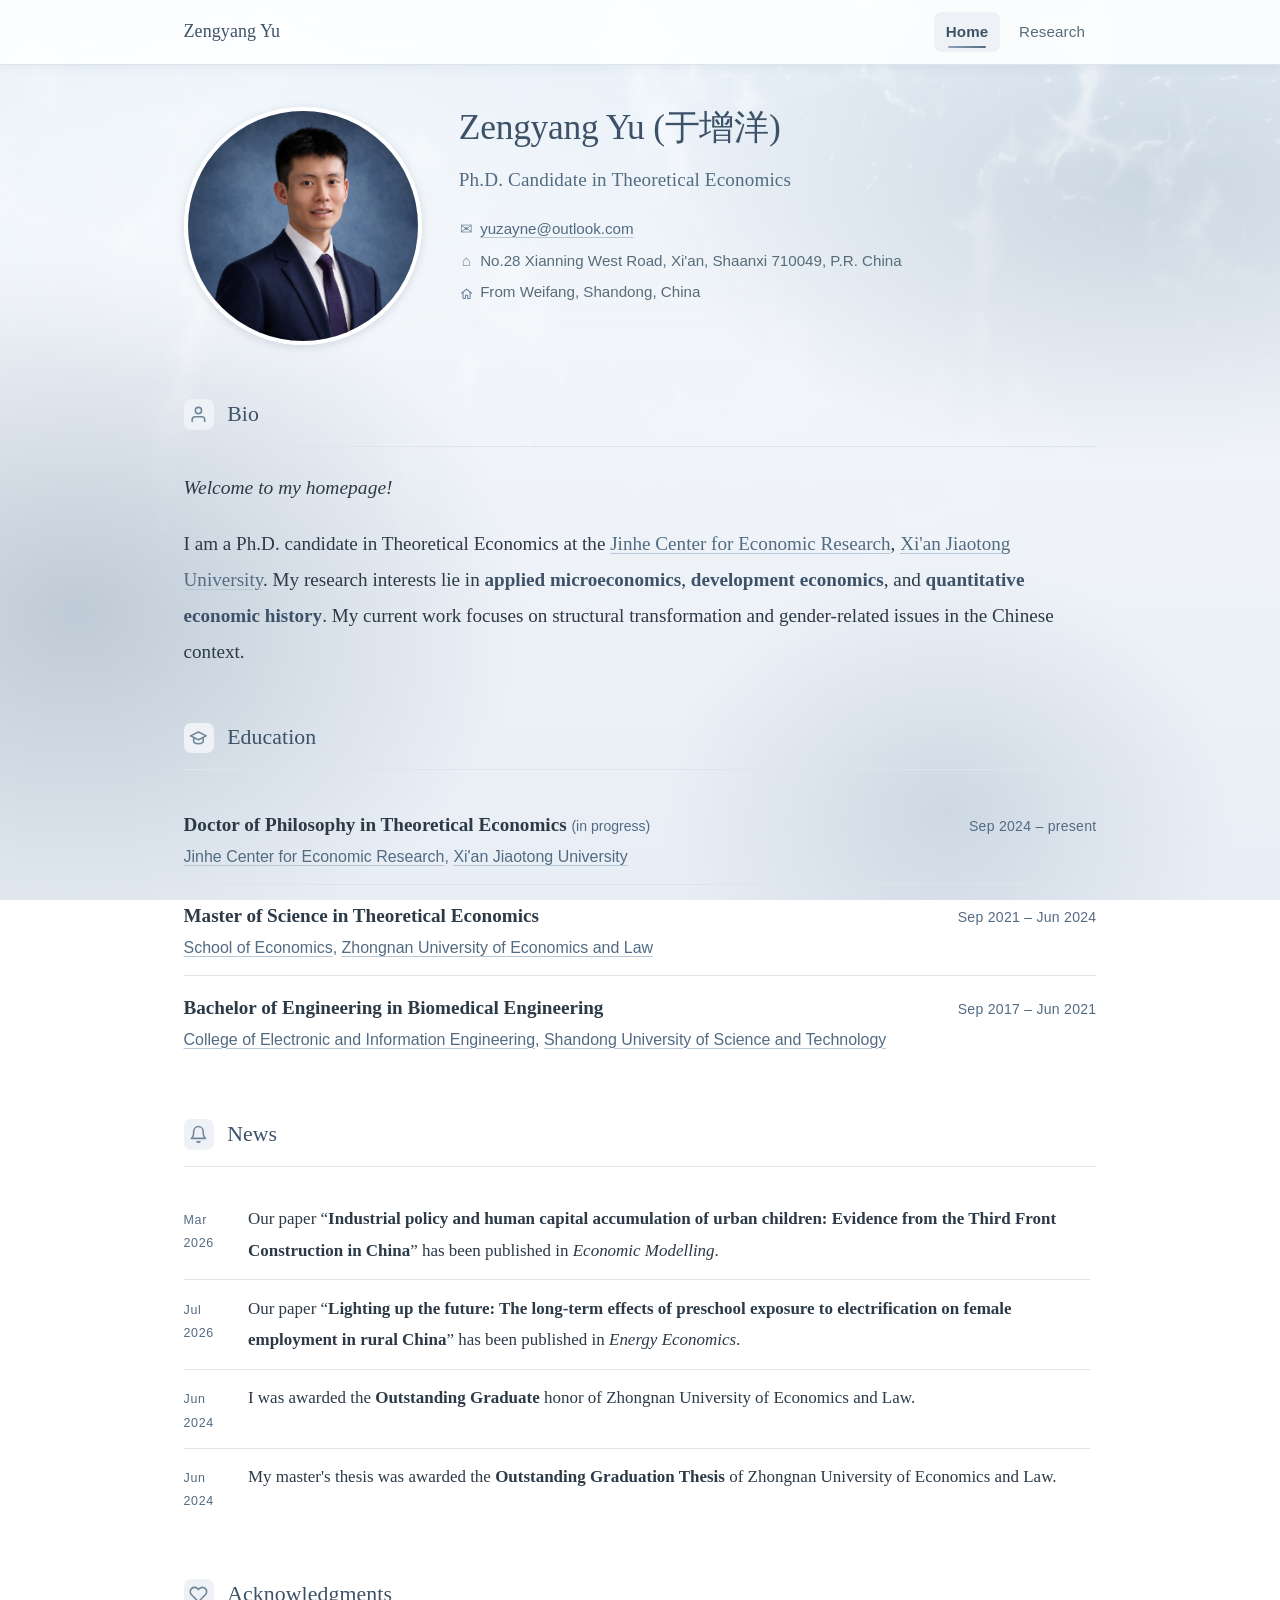
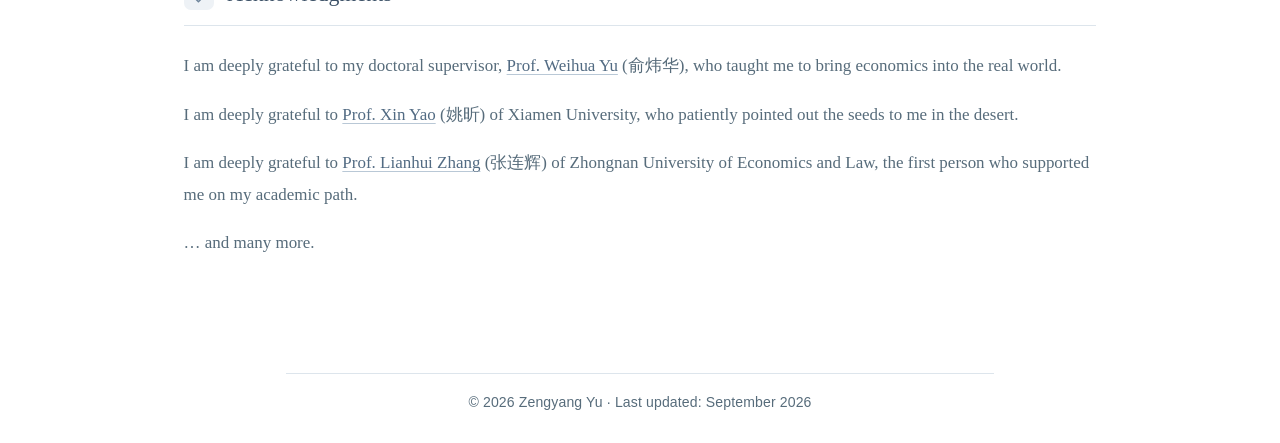
<file: index.html>
<!DOCTYPE html>
<html lang="en">
<head>
  <meta charset="UTF-8">
  <meta name="viewport" content="width=device-width, initial-scale=1.0">
  <title>Zengyang Yu — Home</title>
  <meta name="description" content="Zengyang Yu — Ph.D. candidate in Theoretical Economics at Xi'an Jiaotong University. Applied microeconomics, development economics, quantitative economic history.">
  <link rel="stylesheet" href="css/style.css">
  <link rel="icon" type="image/svg+xml" href="favicon.svg">
</head>
<body>


  <!-- Navigation -->
  <nav class="nav">
    <div class="nav-inner">
      <a class="nav-brand" href="index.html">Zengyang Yu</a>
      <div class="nav-links">
        <a href="index.html" class="active">Home</a>
        <a href="research.html">Research</a>
      </div>
    </div>
  </nav>

  <main class="container">

    <!-- Header: photo + identity -->
    <header class="header">
      <img class="photo" src="images/photo.jpg" alt="Zengyang Yu">
      <div class="identity">
        <h1>Zengyang Yu (于增洋)</h1>
        <div class="title">Ph.D. Candidate in Theoretical Economics</div>
        <ul class="contact-list">
          <li>
            <span class="icon">✉</span>
            <span><a href="mailto:yuzayne@outlook.com">yuzayne@outlook.com</a></span>
          </li>
          <li>
            <span class="icon">⌂</span>
            <span>No.28 Xianning West Road, Xi'an, Shaanxi 710049, P.R. China</span>
          </li>
          <li>
            <span class="icon">
              <svg viewBox="0 0 24 24" fill="none" stroke="currentColor" stroke-width="2" stroke-linecap="round" stroke-linejoin="round" aria-hidden="true">
                <path d="M3 11.5 12 4l9 7.5"/>
                <path d="M5.5 9.5V20a1 1 0 0 0 1 1H10v-6h4v6h3.5a1 1 0 0 0 1-1V9.5"/>
              </svg>
            </span>
            <span>From Weifang, Shandong, China</span>
          </li>
        </ul>
      </div>
    </header>

    <!-- Bio -->
    <section class="section bio" id="bio">
      <h2 class="section-title">
        <span class="sec-icon" aria-hidden="true">
          <svg viewBox="0 0 24 24" fill="none" stroke="currentColor" stroke-width="2" stroke-linecap="round" stroke-linejoin="round">
            <path d="M20 21v-2a4 4 0 0 0-4-4H8a4 4 0 0 0-4 4v2"/>
            <circle cx="12" cy="7" r="4"/>
          </svg>
        </span>
        <span class="sec-label">Bio</span>
      </h2>
      <p>
        <em>Welcome to my homepage!</em>
      </p>
      <p>
        I am a Ph.D. candidate in Theoretical Economics at the
        <a href="http://jinhe.xjtu.edu.cn/" target="_blank" rel="noopener">Jinhe Center for Economic Research</a>,
        <a href="https://www.xjtu.edu.cn/" target="_blank" rel="noopener">Xi'an Jiaotong University</a>. My research interests lie in
        <strong>applied microeconomics</strong>, <strong>development economics</strong>, and
        <strong>quantitative economic history</strong>. My current work focuses on
        structural transformation and gender-related issues in the Chinese context.
      </p>
    </section>

    <!-- Education -->
    <section class="section" id="education">
      <h2 class="section-title">
        <span class="sec-icon" aria-hidden="true">
          <svg viewBox="0 0 24 24" fill="none" stroke="currentColor" stroke-width="2" stroke-linecap="round" stroke-linejoin="round">
            <path d="M22 10 12 5 2 10l10 5 10-5z"/>
            <path d="M6 12v5c0 1.66 2.69 3 6 3s6-1.34 6-3v-5"/>
          </svg>
        </span>
        <span class="sec-label">Education</span>
      </h2>

      <div class="edu-item">
        <div>
          <div class="edu-degree">Doctor of Philosophy in Theoretical Economics <span class="edu-status">(in progress)</span></div>
          <div class="edu-school"><a href="http://jinhe.xjtu.edu.cn/" target="_blank" rel="noopener">Jinhe Center for Economic Research</a>, <a href="https://www.xjtu.edu.cn/" target="_blank" rel="noopener">Xi'an Jiaotong University</a></div>
        </div>
        <div class="edu-years">Sep 2024 – present</div>
      </div>

      <div class="edu-item">
        <div>
          <div class="edu-degree">Master of Science in Theoretical Economics</div>
          <div class="edu-school"><a href="https://jjxy.zuel.edu.cn/" target="_blank" rel="noopener">School of Economics</a>, <a href="https://www.zuel.edu.cn/" target="_blank" rel="noopener">Zhongnan University of Economics and Law</a></div>
        </div>
        <div class="edu-years">Sep 2021 – Jun 2024</div>
      </div>

      <div class="edu-item">
        <div>
          <div class="edu-degree">Bachelor of Engineering in Biomedical Engineering</div>
          <div class="edu-school"><a href="https://dxxy.sdust.edu.cn/" target="_blank" rel="noopener">College of Electronic and Information Engineering</a>, <a href="https://www.sdust.edu.cn/" target="_blank" rel="noopener">Shandong University of Science and Technology</a></div>
        </div>
        <div class="edu-years">Sep 2017 – Jun 2021</div>
      </div>
    </section>

    <!-- News -->
    <section class="section" id="news">
      <h2 class="section-title">
        <span class="sec-icon" aria-hidden="true">
          <svg viewBox="0 0 24 24" fill="none" stroke="currentColor" stroke-width="2" stroke-linecap="round" stroke-linejoin="round">
            <path d="M18 8A6 6 0 0 0 6 8c0 7-3 9-3 9h18s-3-2-3-9"/>
            <path d="M13.73 21a2 2 0 0 1-3.46 0"/>
          </svg>
        </span>
        <span class="sec-label">News</span>
      </h2>
      <div class="news-scroll">

      <div class="news-item">
        <div class="news-date">Mar 2026</div>
        <div class="news-text">
          Our paper “<strong>Industrial policy and human capital accumulation of urban children:
          Evidence from the Third Front Construction in China</strong>” has been published in
          <em>Economic Modelling</em>.
        </div>
      </div>

      <div class="news-item">
        <div class="news-date">Jul 2026</div>
        <div class="news-text">
          Our paper “<strong>Lighting up the future: The long-term effects of preschool exposure
          to electrification on female employment in rural China</strong>” has been published in
          <em>Energy Economics</em>.
        </div>
      </div>

      <div class="news-item">
        <div class="news-date">Jun 2024</div>
        <div class="news-text">
          I was awarded the <strong>Outstanding Graduate</strong> honor of
          Zhongnan University of Economics and Law.
        </div>
      </div>

      <div class="news-item">
        <div class="news-date">Jun 2024</div>
        <div class="news-text">
          My master's thesis was awarded the <strong>Outstanding Graduation Thesis</strong>
          of Zhongnan University of Economics and Law.
        </div>
      </div>
    
      </div></section>

    <!-- Acknowledgments -->
    <section class="section" id="acknowledgments">
      <h2 class="section-title">
        <span class="sec-icon" aria-hidden="true">
          <svg viewBox="0 0 24 24" fill="none" stroke="currentColor" stroke-width="2" stroke-linecap="round" stroke-linejoin="round">
            <path d="M20.84 4.61a5.5 5.5 0 0 0-7.78 0L12 5.67l-1.06-1.06a5.5 5.5 0 0 0-7.78 7.78l1.06 1.06L12 21.23l7.78-7.78 1.06-1.06a5.5 5.5 0 0 0 0-7.78z"/>
          </svg>
        </span>
        <span class="sec-label">Acknowledgments</span>
      </h2>
      <p class="ack-note">
        I am deeply grateful to my doctoral supervisor,
        <a href="https://jinhe.xjtu.edu.cn/info/1017/1489.htm" target="_blank" rel="noopener">Prof. Weihua Yu</a>
        (俞炜华), who taught me to bring economics into the real world.
      </p>
      <p class="ack-note">
        I am deeply grateful to
        <a href="https://faculty.xmu.edu.cn/YX1/zh_CN/index/545277/list/index.htm" target="_blank" rel="noopener">Prof. Xin Yao</a>
        (姚昕) of Xiamen University, who patiently pointed out the seeds to me in the desert.
      </p>
      <p class="ack-note">
        I am deeply grateful to
        <a href="https://jjxy.zuel.edu.cn/2017/1104/c4509a176932/page.htm" target="_blank" rel="noopener">Prof. Lianhui Zhang</a>
        (张连辉) of Zhongnan University of Economics and Law, the first person who supported me on my academic path.
      </p>
      <p class="ack-note">… and many more.</p>
    </section>

  </main>

  <footer class="footer">
    © 2026 Zengyang Yu · Last updated: September 2026
  </footer>

  <script>
    (function () {
      var nav = document.querySelector('.nav');
      var onScroll = function () {
        if (nav) {
          nav.classList.toggle('nav--scrolled', window.scrollY > 40);
        }
      };
      window.addEventListener('scroll', onScroll, { passive: true });
      onScroll();

      // News 滚动容器：恰好显示 5 条，超出滚动
      var SHOW_NEWS = 5;
      var newsScroll = document.querySelector('.news-scroll');
      if (newsScroll) {
        var fitNewsScroll = function () {
          var newsItems = newsScroll.querySelectorAll('.news-item');
          if (!newsItems.length) return;
          var h = 0;
          var n = Math.min(newsItems.length, SHOW_NEWS);
          for (var i = 0; i < n; i++) {
            h += newsItems[i].offsetHeight;
          }
          newsScroll.style.maxHeight = h + 'px';
        };
        fitNewsScroll();
        window.addEventListener('resize', fitNewsScroll, { passive: true });
      }
    })();
  </script>
</body>
</html>
</file>
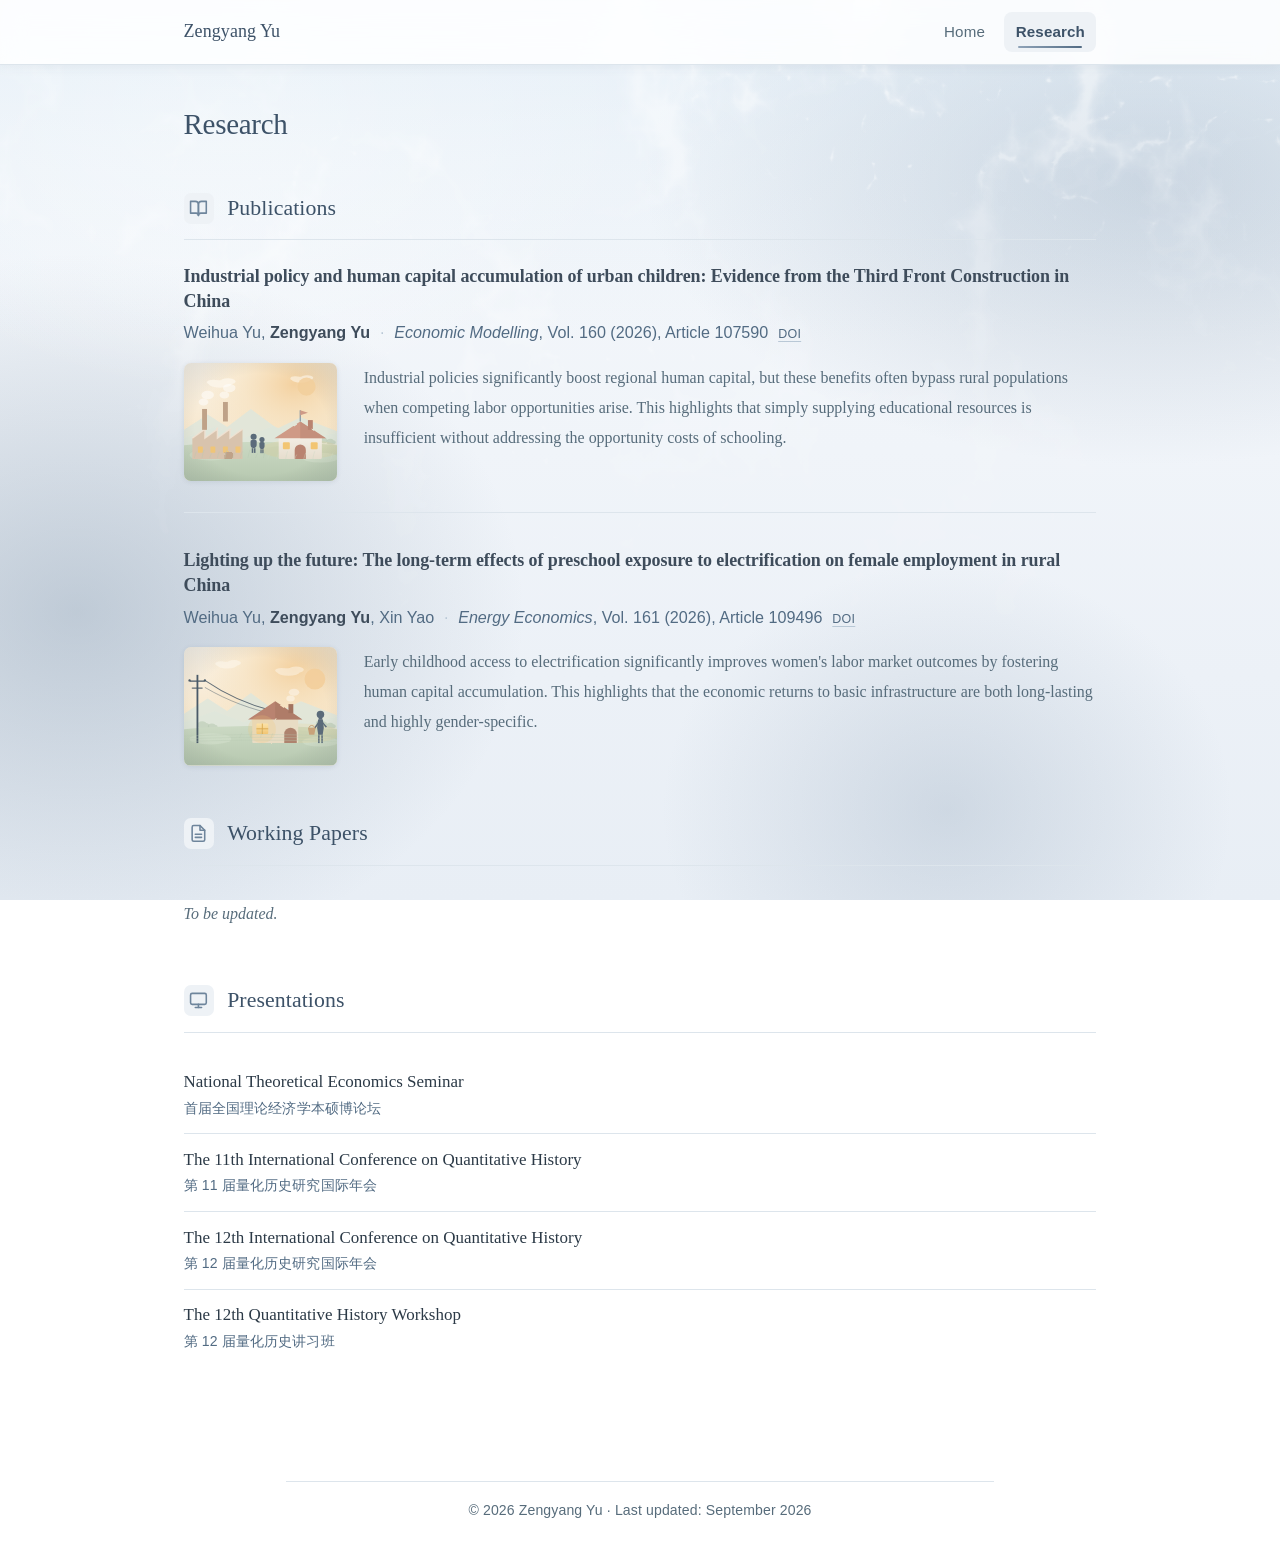
<file: research.html>
<!DOCTYPE html>
<html lang="en">
<head>
  <meta charset="UTF-8">
  <meta name="viewport" content="width=device-width, initial-scale=1.0">
  <title>Zengyang Yu — Research</title>
  <meta name="description" content="Research of Zengyang Yu — publications, working papers, work in progress, and presentations.">
  <link rel="stylesheet" href="css/style.css">
  <link rel="icon" type="image/svg+xml" href="favicon.svg">
</head>
<body>


  <!-- Navigation -->
  <nav class="nav">
    <div class="nav-inner">
      <a class="nav-brand" href="index.html">Zengyang Yu</a>
      <div class="nav-links">
        <a href="index.html">Home</a>
        <a href="research.html" class="active">Research</a>
      </div>
    </div>
  </nav>

  <main class="container">

    <h1 class="page-title">Research</h1>

    <!-- Publications -->
    <section class="section" id="publications">
      <h2 class="section-title">
        <span class="sec-icon" aria-hidden="true">
          <svg viewBox="0 0 24 24" fill="none" stroke="currentColor" stroke-width="2" stroke-linecap="round" stroke-linejoin="round">
            <path d="M2 3h6a4 4 0 0 1 4 4v14a3 3 0 0 0-3-3H2z"/>
            <path d="M22 3h-6a4 4 0 0 0-4 4v14a3 3 0 0 1 3-3h7z"/>
          </svg>
        </span>
        <span class="sec-label">Publications</span>
      </h2>
      <div class="pubs-list">

      <article class="pub-item">
        <h3 class="pub-title">
          <a href="https://doi.org/10.1016/j.econmod.2026.107590" target="_blank" rel="noopener">
            Industrial policy and human capital accumulation of urban
            children: Evidence from the Third Front Construction in China
          </a>
        </h3>
        <p class="pub-meta">
          Weihua Yu, <span class="self">Zengyang Yu</span>
          <span class="sep">·</span>
          <em>Economic Modelling</em>, Vol. 160 (2026), Article 107590
          <a class="doi-link" href="https://doi.org/10.1016/j.econmod.2026.107590" target="_blank" rel="noopener">DOI</a>
        </p>
        <div class="pub-body">
          <div class="pub-figure">
            <svg xmlns="http://www.w3.org/2000/svg" viewBox="0 0 220 170" role="img" aria-label="Colour illustration: a warm-toned Third Front factory with smokestacks, two children walking towards a red-roofed school on a green slope">
                                      <defs>
                                        <linearGradient id="sky-tf" x1="0" y1="0" x2="0" y2="1">
                                          <stop offset="0" stop-color="#faf4e9"/>
                                          <stop offset="0.55" stop-color="#f7e8cf"/>
                                          <stop offset="1" stop-color="#f6dcb2"/>
                                        </linearGradient>
                                        <radialGradient id="glow-tf" cx="0.72" cy="0.18" r="0.62">
                                          <stop offset="0" stop-color="#f3cf9c" stop-opacity="0.95"/>
                                          <stop offset="0.55" stop-color="#f6dcb2" stop-opacity="0.45"/>
                                          <stop offset="1" stop-color="#f6dcb2" stop-opacity="0"/>
                                        </radialGradient>
                                        <linearGradient id="soil-tf" x1="0" y1="0" x2="0" y2="1">
                                          <stop offset="0" stop-color="#cbd9c3"/>
                                          <stop offset="1" stop-color="#b6c8b0"/>
                                        </linearGradient>
                                        <linearGradient id="wallgrad-tf" x1="0" y1="0" x2="0" y2="1">
                                          <stop offset="0" stop-color="#f3eee5"/>
                                          <stop offset="1" stop-color="#e6ddcd"/>
                                        </linearGradient>
                                        <linearGradient id="lampgrad-tf" x1="0" y1="0" x2="0" y2="1">
                                          <stop offset="0" stop-color="#fbe2a8"/>
                                          <stop offset="1" stop-color="#f2c572"/>
                                        </linearGradient>
                                        <radialGradient id="vignette-tf" cx="0.5" cy="0.52" r="0.78">
                                          <stop offset="0.55" stop-color="#000000" stop-opacity="0"/>
                                          <stop offset="1" stop-color="#4a5a68" stop-opacity="0.16"/>
                                        </radialGradient>
                                        <filter id="brush-tf" x="-8%" y="-8%" width="116%" height="116%">
                                          <feTurbulence type="fractalNoise" baseFrequency="0.035 0.05" numOctaves="3" seed="11" result="n"/>
                                          <feDisplacementMap in="SourceGraphic" in2="n" scale="2.6" xChannelSelector="R" yChannelSelector="G"/>
                                        </filter>
                                      </defs>
                                      <rect width="220" height="170" fill="url(#sky-tf)"/>
                                      <rect width="220" height="170" fill="url(#glow-tf)"/>
                                      <path d="M0 96 L34 74 L62 92 L96 66 L134 94 L168 78 L220 98 V170 H0 Z" fill="#dfe7dc" opacity="0.85"/>
                                      <path d="M0 108 L44 92 L86 108 L128 90 L176 110 L220 100 V170 H0 Z" fill="#dfe7dc" opacity="0.7"/>
                                      <g fill="#b6c8b0" opacity="0.55">
                                      <ellipse cx="26" cy="112" rx="7.0" ry="5.4"/>
                                      <ellipse cx="31.0" cy="113.4" rx="5.4" ry="4.2"/>
                                      </g>
                                      <g fill="#b6c8b0" opacity="0.55">
                                      <ellipse cx="40" cy="114" rx="5.6" ry="4.3"/>
                                      <ellipse cx="44.0" cy="115.1" rx="4.3" ry="3.4"/>
                                      </g>
                                      <g fill="#b6c8b0" opacity="0.55">
                                      <ellipse cx="196" cy="110" rx="6.6" ry="5.1"/>
                                      <ellipse cx="200.8" cy="111.3" rx="5.1" ry="4.0"/>
                                      </g>
                                      <g fill="#b6c8b0" opacity="0.55">
                                      <ellipse cx="210" cy="113" rx="5.2" ry="4.1"/>
                                      <ellipse cx="213.8" cy="114.0" rx="4.1" ry="3.2"/>
                                      </g>
                                      <path d="M0 118 C60 112 150 112 220 118 V170 H0 Z" fill="url(#soil-tf)"/>
                                      <g opacity="0.5">
                                      <ellipse cx="38" cy="132" rx="30" ry="8" fill="#d6e2cf"/>
                                      <ellipse cx="150" cy="128" rx="42" ry="9" fill="#c3d3bb"/>
                                      <ellipse cx="196" cy="136" rx="26" ry="7" fill="#d6e2cf"/>
                                      </g>
                                      <ellipse cx="168" cy="124" rx="58" ry="14" fill="#f2c572" opacity="0.16"/>
                                      <rect width="220" height="170" fill="url(#vignette-tf)"/>
                                      <g opacity="0.8" fill="#fdf7ec">
                                      <ellipse cx="52" cy="30" rx="16.0" ry="5.4"/>
                                      <ellipse cx="63.0" cy="26.6" rx="11.0" ry="4.6"/>
                                      <ellipse cx="42.0" cy="27.8" rx="9.0" ry="3.8"/>
                                      </g>
                                      <g opacity="0.6" fill="#fdf7ec">
                                      <ellipse cx="168" cy="24" rx="12.8" ry="4.3"/>
                                      <ellipse cx="176.8" cy="21.3" rx="8.8" ry="3.7"/>
                                      <ellipse cx="160.0" cy="22.2" rx="7.2" ry="3.0"/>
                                      </g>
                                      <circle cx="176" cy="34" r="13" fill="#f3cf9c" opacity="0.85"/>
                                      <g filter="url(#brush-tf)">
                                      <path d="M12 138 V108 l18 -13 v13 l18 -13 v13 l18 -13 v13 l18 -13 v43 Z" fill="#d8c3ad"/>
                                      <path d="M12 108 l18 -13 v13 l18 -13 v13 l18 -13 v13 l18 -13" stroke="#f0e2d2" stroke-width="2" fill="none" opacity="0.9"/>
                                      <rect x="20" y="120" width="7" height="9" rx="1" fill="#f2c572" opacity="0.9"/>
                                      <rect x="38" y="120" width="7" height="9" rx="1" fill="#f2c572" opacity="0.9"/>
                                      <rect x="56" y="120" width="7" height="9" rx="1" fill="#f2c572" opacity="0.9"/>
                                      <rect x="74" y="120" width="7" height="9" rx="1" fill="#f2c572" opacity="0.9"/>
                                      <rect x="58" y="128" width="11" height="10" rx="1" fill="#bfa288"/>
                                      <rect x="26" y="66" width="7" height="30" fill="#bfa288"/>
                                      <rect x="56" y="56" width="7" height="28" fill="#bfa288"/>
                                      </g>
                                      <g opacity="0.5" fill="#ffffff">
                                      <ellipse cx="28" cy="56" rx="7" ry="5"/>
                                      <ellipse cx="34" cy="46" rx="9" ry="6"/>
                                      <ellipse cx="58" cy="46" rx="7" ry="5"/>
                                      <ellipse cx="65" cy="36" rx="9" ry="6"/>
                                      </g>
                                      <g fill="#5b6b7a">
                                      <circle cx="100" cy="106" r="4.4"/>
                                      <path d="M95.6 111.60000000000001 q4.4 -3.4 8.8 0 v5.9 q0 4.3 -4.4 4.9 q-4.4 -0.5 -4.4 -4.9 z"/>
                                      <rect x="97.3" y="122.4" width="2.2" height="6.7"/>
                                      <rect x="100.5" y="122.4" width="2.2" height="6.7"/>
                                      </g>
                                      <g fill="#5b6b7a">
                                      <circle cx="112" cy="110" r="3.7"/>
                                      <path d="M108.3 114.9 q3.7 -3.4 7.4 0 v5.0 q0 3.6 -3.7 4.0 q-3.7 -0.5 -3.7 -4.0 z"/>
                                      <rect x="109.7" y="123.9" width="1.9" height="5.6"/>
                                      <rect x="112.4" y="123.9" width="1.9" height="5.6"/>
                                      </g>
                                      <g filter="url(#brush-tf)">
                                      <rect x="136" y="106" width="62" height="32" rx="1.5" fill="url(#wallgrad-tf)"/>
                                      <path d="M130 108 L167 84 L204 108 Z" fill="#cf9a86"/>
                                      <path d="M167 84 L204 108 h-37 z" fill="#b9836f" opacity="0.5"/>
                                      <path d="M159 138 v-13 a8 8 0 0 1 16 0 v13 z" fill="#b9836f"/>
                                      <rect x="142" y="114" width="10" height="10" rx="1.5" fill="#f2c572"/>
                                      <rect x="182" y="114" width="10" height="10" rx="1.5" fill="#f2c572"/>
                                      <rect x="178" y="82" width="7" height="14" fill="#b9836f"/>
                                      </g>
                                      <path d="M167 84 V68" stroke="#8a97a2" stroke-width="1.8" fill="none"/>
                                      <path d="M167 68 l11 3.5 -11 3.5 z" fill="#cf9a86"/>
                                      <path d="M4 136 q1.2 -4.0 2.6 -6.0 M15 136 q1.2 -5.6 2.6 -8.399999999999999 M26 136 q1.2 -7.2 2.6 -10.8 M37 136 q1.2 -4.0 2.6 -6.0 M48 136 q1.2 -5.6 2.6 -8.399999999999999 M59 136 q1.2 -7.2 2.6 -10.8 M70 136 q1.2 -4.0 2.6 -6.0 M81 136 q1.2 -5.6 2.6 -8.399999999999999 M92 136 q1.2 -7.2 2.6 -10.8 M103 136 q1.2 -4.0 2.6 -6.0 M114 136 q1.2 -5.6 2.6 -8.399999999999999" stroke="#b6c8b0" stroke-width="1.1" fill="none" opacity="0.5" stroke-linecap="round"/>
                                      <path d="M120 138 q1.2 -4.0 2.6 -6.0 M133 138 q1.2 -5.6 2.6 -8.399999999999999 M146 138 q1.2 -7.2 2.6 -10.8 M159 138 q1.2 -4.0 2.6 -6.0 M172 138 q1.2 -5.6 2.6 -8.399999999999999 M185 138 q1.2 -7.2 2.6 -10.8 M198 138 q1.2 -4.0 2.6 -6.0 M211 138 q1.2 -5.6 2.6 -8.399999999999999" stroke="#cbd9c3" stroke-width="1.1" fill="none" opacity="0.5" stroke-linecap="round"/>
                                      </svg>
          </div>
          <p class="pub-summary">
            Industrial policies significantly boost regional human capital,
            but these benefits often bypass rural populations when competing
            labor opportunities arise. This highlights that simply supplying
            educational resources is insufficient without addressing the
            opportunity costs of schooling.
          </p>
        </div>
      </article>

      <article class="pub-item">
        <h3 class="pub-title">
          <a href="https://doi.org/10.1016/j.eneco.2026.109496" target="_blank" rel="noopener">
            Lighting up the future: The long-term effects of preschool
            exposure to electrification on female employment in rural China
          </a>
        </h3>
        <p class="pub-meta">
          Weihua Yu, <span class="self">Zengyang Yu</span>, Xin Yao
          <span class="sep">·</span>
          <em>Energy Economics</em>, Vol. 161 (2026), Article 109496
          <a class="doi-link" href="https://doi.org/10.1016/j.eneco.2026.109496" target="_blank" rel="noopener">DOI</a>
        </p>
        <div class="pub-body">
          <div class="pub-figure">
            <svg xmlns="http://www.w3.org/2000/svg" viewBox="0 0 220 170" role="img" aria-label="Colour illustration: power lines at dusk reaching an earthen rural house with a warm lit window, and a woman carrying a basket">
                                      <defs>
                                        <linearGradient id="sky-el" x1="0" y1="0" x2="0" y2="1">
                                          <stop offset="0" stop-color="#faf4e9"/>
                                          <stop offset="0.55" stop-color="#f7e8cf"/>
                                          <stop offset="1" stop-color="#f6dcb2"/>
                                        </linearGradient>
                                        <radialGradient id="glow-el" cx="0.72" cy="0.18" r="0.62">
                                          <stop offset="0" stop-color="#f3cf9c" stop-opacity="0.95"/>
                                          <stop offset="0.55" stop-color="#f6dcb2" stop-opacity="0.45"/>
                                          <stop offset="1" stop-color="#f6dcb2" stop-opacity="0"/>
                                        </radialGradient>
                                        <linearGradient id="soil-el" x1="0" y1="0" x2="0" y2="1">
                                          <stop offset="0" stop-color="#cbd9c3"/>
                                          <stop offset="1" stop-color="#b6c8b0"/>
                                        </linearGradient>
                                        <linearGradient id="wallgrad-el" x1="0" y1="0" x2="0" y2="1">
                                          <stop offset="0" stop-color="#f3eee5"/>
                                          <stop offset="1" stop-color="#e6ddcd"/>
                                        </linearGradient>
                                        <linearGradient id="lampgrad-el" x1="0" y1="0" x2="0" y2="1">
                                          <stop offset="0" stop-color="#fbe2a8"/>
                                          <stop offset="1" stop-color="#f2c572"/>
                                        </linearGradient>
                                        <radialGradient id="vignette-el" cx="0.5" cy="0.52" r="0.78">
                                          <stop offset="0.55" stop-color="#000000" stop-opacity="0"/>
                                          <stop offset="1" stop-color="#4a5a68" stop-opacity="0.16"/>
                                        </radialGradient>
                                        <filter id="brush-el" x="-8%" y="-8%" width="116%" height="116%">
                                          <feTurbulence type="fractalNoise" baseFrequency="0.035 0.05" numOctaves="3" seed="11" result="n"/>
                                          <feDisplacementMap in="SourceGraphic" in2="n" scale="2.6" xChannelSelector="R" yChannelSelector="G"/>
                                        </filter>
                                      </defs>
                                      <rect width="220" height="170" fill="url(#sky-el)"/>
                                      <rect width="220" height="170" fill="url(#glow-el)"/>
                                      <path d="M0 96 L34 74 L62 92 L96 66 L134 94 L168 78 L220 98 V170 H0 Z" fill="#dfe7dc" opacity="0.85"/>
                                      <path d="M0 108 L44 92 L86 108 L128 90 L176 110 L220 100 V170 H0 Z" fill="#dfe7dc" opacity="0.7"/>
                                      <g fill="#b6c8b0" opacity="0.55">
                                      <ellipse cx="26" cy="112" rx="7.0" ry="5.4"/>
                                      <ellipse cx="31.0" cy="113.4" rx="5.4" ry="4.2"/>
                                      </g>
                                      <g fill="#b6c8b0" opacity="0.55">
                                      <ellipse cx="40" cy="114" rx="5.6" ry="4.3"/>
                                      <ellipse cx="44.0" cy="115.1" rx="4.3" ry="3.4"/>
                                      </g>
                                      <g fill="#b6c8b0" opacity="0.55">
                                      <ellipse cx="196" cy="110" rx="6.6" ry="5.1"/>
                                      <ellipse cx="200.8" cy="111.3" rx="5.1" ry="4.0"/>
                                      </g>
                                      <g fill="#b6c8b0" opacity="0.55">
                                      <ellipse cx="210" cy="113" rx="5.2" ry="4.1"/>
                                      <ellipse cx="213.8" cy="114.0" rx="4.1" ry="3.2"/>
                                      </g>
                                      <path d="M0 118 C60 112 150 112 220 118 V170 H0 Z" fill="url(#soil-el)"/>
                                      <g opacity="0.5">
                                      <ellipse cx="38" cy="132" rx="30" ry="8" fill="#d6e2cf"/>
                                      <ellipse cx="150" cy="128" rx="42" ry="9" fill="#c3d3bb"/>
                                      <ellipse cx="196" cy="136" rx="26" ry="7" fill="#d6e2cf"/>
                                      </g>
                                      <ellipse cx="168" cy="124" rx="58" ry="14" fill="#f2c572" opacity="0.16"/>
                                      <rect width="220" height="170" fill="url(#vignette-el)"/>
                                      <g opacity="0.6" fill="#fdf7ec">
                                      <ellipse cx="62" cy="26" rx="14.4" ry="4.9"/>
                                      <ellipse cx="71.9" cy="22.9" rx="9.9" ry="4.1"/>
                                      <ellipse cx="53.0" cy="24.0" rx="8.1" ry="3.4"/>
                                      </g>
                                      <g opacity="0.5" fill="#fdf7ec">
                                      <ellipse cx="150" cy="36" rx="16.0" ry="5.4"/>
                                      <ellipse cx="161.0" cy="32.6" rx="11.0" ry="4.6"/>
                                      <ellipse cx="140.0" cy="33.8" rx="9.0" ry="3.8"/>
                                      </g>
                                      <circle cx="188" cy="46" r="15" fill="#f3cf9c" opacity="0.9"/>
                                      <g fill="#4a5a68">
                                      <rect x="18" y="40" width="2.6" height="98"/>
                                      <rect x="8" y="48" width="22" height="2" rx="1"/>
                                      <rect x="11" y="58" width="16" height="1.8" rx="1" opacity="0.85"/>
                                      <circle cx="8" cy="48" r="1.7"/>
                                      <circle cx="30" cy="48" r="1.7"/>
                                      </g>
                                      <path d="M30 48 C62 70 96 84 128 92" stroke="#4a5a68" stroke-width="1.5" fill="none" opacity="0.85"/>
                                      <path d="M30 58 C64 78 98 90 132 97" stroke="#4a5a68" stroke-width="1.2" fill="none" opacity="0.55"/>
                                      <g filter="url(#brush-el)">
                                      <rect x="98" y="102" width="66" height="36" rx="1.5" fill="#e8dcc4"/>
                                      <path d="M92 104 L131 78 L170 104 Z" fill="#b9836f"/>
                                      <path d="M131 78 L170 104 h-39 z" fill="#a3735f" opacity="0.45"/>
                                      <path d="M144 138 v-13 a9 9 0 0 1 18 0 v13 z" fill="#a3735f" opacity="0.85"/>
                                      </g>
                                      <circle cx="112" cy="118" r="20" fill="#f2c572" opacity="0.22"/>
                                      <rect x="104" y="110" width="17" height="15" rx="1.5" fill="url(#lampgrad-el)"/>
                                      <path d="M112.5 110 V125 M104 117.5 H121" stroke="#d9a94f" stroke-width="1.3" fill="none"/>
                                      <rect x="150" y="82" width="7" height="13" fill="#a3735f"/>
                                      <g opacity="0.42" fill="#ffffff">
                                      <ellipse cx="153" cy="74" rx="6" ry="4.4"/>
                                      <ellipse cx="158" cy="65" rx="7.5" ry="5"/>
                                      </g>
                                      <g fill="#5b6b7a">
                                      <circle cx="196" cy="97" r="5.4"/>
                                      <path d="M193.4 101.4 h5.2 v3 h-5.2 z"/>
                                      <path d="M192.6 104 h6.8 l1.4 12 -1.6 10 h-6.4 l-1.6 -10 z"/>
                                      <path d="M193.2 107 L185.6 117.6 l1.7 1.4 7 -9.6 z"/>
                                      <path d="M198.8 107 L205.4 114.6 l-1.7 1.4 -5.6 -7.6 z"/>
                                      <rect x="192.6" y="126" width="2.2" height="12"/>
                                      <rect x="197.2" y="126" width="2.2" height="12"/>
                                      </g>
                                      <path d="M178 116 h11 l-1.8 10 h-7.4 z" fill="#c9a37a"/>
                                      <path d="M179.4 116 a4.2 4.2 0 0 1 8.2 0" stroke="#c9a37a" stroke-width="1.4" fill="none"/>
                                      <path d="M186 116 l1.6 1.6" stroke="#c9a37a" stroke-width="1.4"/>
                                      <path d="M0 128 C70 125 150 125 220 128" stroke="#b6c8b0" stroke-width="1.1" fill="none" opacity="0.45"/>
                                      <path d="M0 132 C70 129 150 129 220 132" stroke="#b6c8b0" stroke-width="1.1" fill="none" opacity="0.45"/>
                                      <path d="M0 136 C70 133 150 133 220 136" stroke="#b6c8b0" stroke-width="1.1" fill="none" opacity="0.45"/>
                                      <path d="M80 130 q1.2 -4.0 2.6 -6.0 M95 130 q1.2 -5.6 2.6 -8.399999999999999 M110 130 q1.2 -7.2 2.6 -10.8 M125 130 q1.2 -4.0 2.6 -6.0" stroke="#b6c8b0" stroke-width="1.1" fill="none" opacity="0.4" stroke-linecap="round"/>
                                      </svg>
          </div>
          <p class="pub-summary">
            Early childhood access to electrification significantly improves
            women's labor market outcomes by fostering human capital
            accumulation. This highlights that the economic returns to basic
            infrastructure are both long-lasting and highly gender-specific.
          </p>
        </div>
      </article>

      </div></section>

    <!-- Working Papers -->
    <section class="section" id="working-papers">
      <h2 class="section-title">
        <span class="sec-icon" aria-hidden="true">
          <svg viewBox="0 0 24 24" fill="none" stroke="currentColor" stroke-width="2" stroke-linecap="round" stroke-linejoin="round">
            <path d="M14 2H6a2 2 0 0 0-2 2v16a2 2 0 0 0 2 2h12a2 2 0 0 0 2-2V8z"/>
            <polyline points="14 2 14 8 20 8"/>
            <line x1="16" y1="13" x2="8" y2="13"/>
            <line x1="16" y1="17" x2="8" y2="17"/>
          </svg>
        </span>
        <span class="sec-label">Working Papers</span>
      </h2>
      <div class="work-list">
        <p class="empty-note">To be updated.</p>
      </div>
    </section>

    <!-- Work in Progress：已按你的要求删除，待有稿件时再按上面的结构加回 -->

    <!-- Presentations -->
    <section class="section" id="presentations">
      <h2 class="section-title">
        <span class="sec-icon" aria-hidden="true">
          <svg viewBox="0 0 24 24" fill="none" stroke="currentColor" stroke-width="2" stroke-linecap="round" stroke-linejoin="round">
            <rect x="2" y="3" width="20" height="14" rx="2" ry="2"/>
            <line x1="8" y1="21" x2="16" y2="21"/>
            <line x1="12" y1="17" x2="12" y2="21"/>
          </svg>
        </span>
        <span class="sec-label">Presentations</span>
      </h2>

      <div class="pres-item">
        <div class="pres-name">National Theoretical Economics Seminar</div>
        <div class="pres-zh">首届全国理论经济学本硕博论坛</div>
      </div>

      <div class="pres-item">
        <div class="pres-name">The 11th International Conference on Quantitative History</div>
        <div class="pres-zh">第 11 届量化历史研究国际年会</div>
      </div>

      <div class="pres-item">
        <div class="pres-name">The 12th International Conference on Quantitative History</div>
        <div class="pres-zh">第 12 届量化历史研究国际年会</div>
      </div>

      <div class="pres-item">
        <div class="pres-name">The 12th Quantitative History Workshop</div>
        <div class="pres-zh">第 12 届量化历史讲习班</div>
      </div>
    </section>

  </main>

  <footer class="footer">
    © 2026 Zengyang Yu · Last updated: September 2026
  </footer>

  <script>
    (function () {
      var nav = document.querySelector('.nav');
      var onScroll = function () {
        if (nav) {
          nav.classList.toggle('nav--scrolled', window.scrollY > 40);
        }
      };
      window.addEventListener('scroll', onScroll, { passive: true });
      onScroll();

      // Publications 已改为整页展开（无滚动容器），此处不再需要按条数算高度
    })();
  </script>
</body>
</html>
</file>
<file: css/style.css>
/* ==========================================================================
   Zengyang Yu — Personal Website
   Morandi blue theme · clean academic layout
   ========================================================================== */

:root {
  /* ---- Morandi blue palette（装饰用；小字不要直接用 400/500） ---- */
  --morandi-100: #eef2f6;   /* page background (light) */
  --morandi-200: #dde5ec;   /* borders */
  --morandi-300: #b9c8d6;   /* secondary accents */
  --morandi-400: #8fa3b8;   /* light blue-grey · 仅装饰，勿用于文字 */
  --morandi-500: #6e859c;   /* primary · 对比度 3.27，仅可用于大字/图形 */
  --morandi-600: #526b83;   /* links / hover · 4.74（AA） */
  --morandi-700: #3d5268;   /* headings / dark accents · 6.90 */
  --morandi-800: #34465a;   /* heading hover · 8.53（同色相再深一档） */

  /* ---- Text colours ----
     这一组是把莫兰迪色沿同色相(H210)加深后得到的"可读版本"，
     与 css 背景渐变最深处的对比度都 ≥4.5:1（WCAG AA）。
     审计脚本：py _typography/contrast_audit.py */
  --text-main: #2c3a47;     /* 正文 · 9.97（最不利背景） */
  --text-soft: #3e4c5b;     /* 强调小字（论文题目等）· 7.52 */
  --text-muted: #576c7b;    /* 次要文字 · 4.62 */
  --text-faint: #526b83;    /* 日期 / 期刊名 / 状态标签 · 4.74 */
  --surface: #ffffff;

  /* ---- Type ----
     分两路，这是本站排版的骨架：

     ① 衬线（serif）—— 承载所有"要读"的文字
        标题、姓名、论文题目、简介、Bio 正文、News 正文、致谢、会议名。
        字体：Cambria 领衔。它是微软为屏幕阅读设计的衬线体，
              x-height 0.467、字宽 0.615，比 Georgia(0.481/0.440) 更宽更饱满，
              小字号上屏也端整 —— 所以**适合做正文**，不只是标题。
              Georgia 退居第二（本机没有 Cambria 时用）。

     ② 无衬线（sans）—— 承载"要快扫"的文字
        日期、标签、期刊名、DOI、联系方式、导航、页脚。
        字体：Calibri 领衔（与 Cambria 是同一套设计组合，气质一致）。

     中文回退：**两条栈都用微软雅黑 / 苹方**，不退回宋体。
        理由：宋体(SimSun)小字号发虚、横细竖粗，在 Windows 上最显旧。
        代价是标题里的中文不与衬线呼应 —— 这个取舍是刻意的，
        换来的是全站中文一致、清爽（见 _typography/README.md）。 */
  --font-display: Cambria, Georgia, "Iowan Old Style", "Palatino Linotype",
                  Palatino, "Times New Roman", "Songti SC", "Microsoft YaHei",
                  "PingFang SC", serif;
  --font-body: Cambria, Georgia, "Times New Roman", "Songti SC",
               "Microsoft YaHei", "PingFang SC", serif;
  --font-sans: Calibri, "Segoe UI", -apple-system, "Helvetica Neue",
               "PingFang SC", "Microsoft YaHei", "Hiragino Sans GB", Arial,
               sans-serif;

  /* ==========================================================================
     字号体系（type scale）
     全站字号**只能从这里取**，不许在下面各条规则里写裸字号 ——
     否则东一个 15.5 西一个 13.5，页面就会显得杂。
     校验脚本会检查这一点：_inspection/src/verify_typography.py

     做法：先定基准 --ts，其余全部按倍率算。
     想整体放大/缩小，只改 --ts 一个数即可。
     2026-09-30：--ts 由 15.5 提到 17px（他要求"字体大一点"），
                 同时正文改用 Cambria，行宽收窄到 68ch 保证易读。
     ========================================================================== */
  --ts: 16.65px;

  --fs-h1:        calc(var(--ts) * 2.13);  /* 姓名            36.2px */
  --fs-page:      calc(var(--ts) * 1.74);  /* 页标题          35.5px */
  --fs-h2:        calc(var(--ts) * 1.31);  /* 栏目标题        24.4px */
  --fs-brand:     calc(var(--ts) * 1.08);  /* 导航品牌名      22px   */
  --fs-lead:      calc(var(--ts) * 1.08);  /* 论文题目        22px   */
  --fs-title:     calc(var(--ts) * 1.04);  /* 条目标题/教育学位 21.2px */
  --fs-body:      calc(var(--ts) * 1.15);  /* 正文            21px   */
  --fs-sub:       calc(var(--ts) * 1.02);  /* 会议名/新闻正文  20.2px */
  --fs-item:      calc(var(--ts) * 0.96);  /* 简介、院校名     19.4px */
  --fs-small:     calc(var(--ts) * 0.91);  /* 联系方式        18.6px */
  --fs-note:      calc(var(--ts) * 0.97);  /* 作者行/期刊行    16.2px */
  --fs-label:     calc(var(--ts) * 0.845);  /* 日期/页脚/标签   16.9px */
  --fs-micro:     calc(var(--ts) * 0.75);  /* DOI 等极小字    15.1px */

  /* 行高：字号越大，行高可以略收（仍然宽松）；衬线正文 1.78 读起来舒展 */
  --lh-display: 1.14;   /* 姓名 */
  --lh-page:    1.18;   /* 页标题 */
  --lh-head:    1.28;   /* 栏目标题 */
  --lh-title:   1.38;   /* 条目标题 / 论文题目 */
  --lh-tight:   1.72;   /* 小号说明文字 */
  --lh-body:    1.88;   /* 正文（衬线，中文友好） */
  --lh-item:    1.45;   /* 单行条目 */

  /* 字距：大字号收紧、小字号略放开 —— 这是"精致"和"业余"的分界线 */
  --ls-display: -0.45px;
  --ls-page:    -0.27px;
  --ls-head:    0.09px;
  --ls-lead:    -0.09px;
  --ls-body:    0.045px;
  --ls-small:   0.135px;
  --ls-label:   0.27px;
  --ls-caps:    0.63px;

  /* 正文行宽：按字号换算 ≈76 个字符 —— 再宽眼睛回行会累。
     容器加宽到 1000px 后，长文本收到 ≈780px，右侧留白自然。 */
  --measure: 74ch;


  --radius: 10px;
  --shadow: 0 1px 3px rgba(61, 82, 104, 0.08);

  /* ==========================================================================
     布局尺寸令牌（em 相对 --ts）
     —— 全部用 em 记账，所以调 --ts 就是**整页等比缩放**。
     数值按 100% 基准记账（如 --space-5 设计值 18px），
     实际渲染尺寸 = 设计值 × (--ts / 基准)。
     ========================================================================== */
  --w-page: 50.2703em;
  --w-nav-scrolled: 43.2432em;
  --pad-x: 1.2973em;
  --pad-top: 2.1622em;
  --pad-bottom: 3.4595em;
  --pad-footer: 1.0811em;
  --pad-footer-bottom: 1.9459em;
  --space-1: 0.2162em;
  --space-2: 0.3243em;
  --space-3: 0.4324em;
  --space-4: 0.7027em;
  --space-5: 0.973em;
  --space-6: 1.4054em;
  --space-7: 1.9459em;
  --space-8: 2.5946em;
  --size-nav: 3.3514em;
  --size-nav-scrolled: 3.027em;
  --size-photo: 12.4324em;
  --size-icon: 0.973em;
  --size-icon-sm: 0.8649em;
  --size-secicon: 1.4054em;
  --size-date-col: 4em;
  --size-figure: 8em;
  --size-figure-narrow: 9.2973em;
  --scroll-margin: 4.1081em;
  --tap-y: 0.3784em;
  --tap-x: 0.7568em;
  --ul-offset: 0.1622em;
  --space-9: 2.4865em;
  --space-10: 0.5946em;
  --space-11: 0.4865em;
  --space-12: 1.0811em;
  --space-13: 0.6486em;
  --space-14: 1.8378em;
  --space-15: 1.6216em;
  --space-16: 0.1081em;
}

* { margin: 0; padding: 0; box-sizing: border-box; }

html { scroll-behavior: smooth; }

body {
  font-family: var(--font-body);
  font-size: var(--fs-body);
  line-height: var(--lh-body);
  color: var(--text-main);
  font-feature-settings: "kern" 1, "liga" 1;
  text-rendering: optimizeLegibility;
  -webkit-font-smoothing: antialiased;
  background:
    linear-gradient(180deg, rgba(207, 226, 241, 0.40) 0%, rgba(207, 226, 241, 0.20) 16%, rgba(207, 226, 241, 0) 38%),
    radial-gradient(600px 420px at 18% 12%, rgba(255, 255, 255, 0.70) 0%, transparent 68%),
    radial-gradient(820px 460px at 90% 20%, rgba(143, 163, 184, 0.42) 0%, transparent 62%),
    radial-gradient(700px 560px at 6% 68%, rgba(110, 133, 156, 0.36) 0%, transparent 64%),
    radial-gradient(460px 400px at 74% 90%, rgba(143, 163, 184, 0.30) 0%, transparent 62%),
    linear-gradient(180deg, #f6f9fc 0%, #f0f4f9 50%, #e8eef5 100%);
  background-attachment: fixed;
}

/* 内容层置于背景装饰之上 */
.container, .footer {
  position: relative;
  z-index: 1;
}

a {
  color: var(--morandi-600);
  text-decoration: underline;
  text-decoration-thickness: 1px;
  text-underline-offset: 3px;
  text-decoration-color: var(--morandi-300);
  transition: color 0.15s, text-decoration-color 0.15s;
}

a:hover {
  color: var(--morandi-700);
  text-decoration-color: var(--morandi-500);
}

/* >>> bg-caustics (generated by _design/make_bg.py — 勿手改) >>> */
/* 背景波光（caustics · 莫兰迪蓝）
   原理：水波折射的焦散亮纹做成灰度图，用 mix-blend-mode: screen 与背景渐变合成。
        screen 是"按亮度提亮"：黑=完全不动，白=提亮到白。
        所以亮纹处自然发光、其余区域完全不受影响，不会泛起灰白雾。
   注意：URL 只在此处出现一次，由 --bg-caustics 变量复用，避免 CSS 体积翻倍。
   重新生成：py _design/make_bg.py（改 PARAMS / ALPHA 即可）
   -------------------------------------------------------------------------- */

body {
  --bg-caustics: url("[data-uri]");
}

body::after {
  content: "";
  position: fixed;
  inset: 0;
  z-index: 0;
  pointer-events: none;
  background-image: var(--bg-caustics);
  background-repeat: no-repeat;
  background-position: center top;
  background-size: cover;
  mix-blend-mode: screen;
  opacity: 0.94;
}
/* <<< bg-caustics <<< */

/* --------------------------------------------------------------------------
   Navigation
   -------------------------------------------------------------------------- */

.nav {
  position: sticky;
  top: 0;
  z-index: 100;
  background: rgba(255, 255, 255, 0.86);
  -webkit-backdrop-filter: blur(12px) saturate(1.4);
  backdrop-filter: blur(12px) saturate(1.4);
  border-bottom: 1px solid var(--morandi-200);
  box-shadow: 0 1px 12px rgba(61, 82, 104, 0.08);
  transition: background 0.3s ease, box-shadow 0.3s ease, border-color 0.3s ease;
}

/* 滚动后的收缩状态：宽度收窄、背景更浅、阴影更淡 */
.nav--scrolled {
  background: rgba(255, 255, 255, 0.72);
  border-bottom-color: var(--morandi-100);
  box-shadow: 0 1px 6px rgba(61, 82, 104, 0.04);
}

.nav-inner {
  max-width: var(--w-page);
  margin: 0 auto;
  padding: 0 var(--pad-x);
  display: flex;
  align-items: center;
  justify-content: space-between;
  height: var(--size-nav);
  transition: max-width 0.3s ease, height 0.3s ease;
}

.nav--scrolled .nav-inner {
  max-width: var(--w-nav-scrolled);
  height: var(--size-nav-scrolled);
}

.nav-brand {
  font-family: var(--font-display);
  font-weight: 400;
  font-size: var(--fs-brand);
  color: var(--morandi-700);
  letter-spacing: var(--ls-head);
  text-decoration: none;
  transition: color 0.2s;
}

.nav-brand:hover { text-decoration: none; color: var(--morandi-600); }

.nav--scrolled .nav-brand { color: var(--text-faint); }

.nav--scrolled .nav-links a { color: var(--text-muted); opacity: 0.85; }

.nav--scrolled .nav-links a.active { color: var(--morandi-600); }

.nav-links {
  display: flex;
  align-items: center;
  gap: var(--space-2);
}

.nav-links a {
  position: relative;
  padding: var(--tap-y) var(--tap-x);
  margin-left: var(--space-16);
  font-size: var(--fs-small);
  letter-spacing: var(--ls-small);
  color: var(--text-muted);
  border-radius: 8px;
  text-decoration: none;
  transition: color 0.2s, background 0.2s;
  font-family: var(--font-sans);
}

.nav-links a::after {
  content: "";
  position: absolute;
  left: 14px;
  right: 14px;
  bottom: 4px;
  height: 2px;
  border-radius: 2px;
  background: linear-gradient(90deg, var(--morandi-400), var(--morandi-600));
  transform: scaleX(0);
  transform-origin: left center;
  transition: transform 0.25s ease;
}

.nav-links a:hover {
  color: var(--morandi-600);
  background: var(--morandi-100);
  text-decoration: none;
}

.nav-links a:hover::after { transform: scaleX(1); }

.nav-links a.active {
  color: var(--morandi-700);
  font-weight: 600;
  background: var(--morandi-100);
}

.nav-links a.active::after { transform: scaleX(1); }

/* --------------------------------------------------------------------------
   Layout
   -------------------------------------------------------------------------- */

.container {
  max-width: var(--w-page);
  margin: 0 auto;
  padding: var(--pad-top) var(--pad-x) var(--pad-bottom);
}

/* --------------------------------------------------------------------------
   Header (photo + identity)
   -------------------------------------------------------------------------- */

.header {
  display: flex;
  gap: var(--space-7);
  align-items: flex-start;
  margin-bottom: var(--space-8);
}

.photo {
  flex-shrink: 0;
  width: var(--size-photo);
  height: var(--size-photo);
  border-radius: 50%;
  object-fit: cover;
  border: 4px solid var(--surface);
  box-shadow: 0 2px 8px rgba(61, 82, 104, 0.18);
}

.identity h1 {
  font-family: var(--font-display);
  font-size: var(--fs-h1);
  font-weight: 400;
  line-height: var(--lh-display);
  letter-spacing: var(--ls-page);
  color: var(--morandi-700);
  margin-bottom: var(--space-3);
}

.identity .title {
  font-size: var(--fs-body);
  font-weight: 400;
  letter-spacing: var(--ls-small);
  color: var(--text-faint);
  margin-bottom: var(--size-icon-sm);
}

.contact-list {
  list-style: none;
  font-size: var(--fs-small);
  line-height: var(--lh-body);
  color: var(--text-muted);
  font-family: var(--font-sans);
}

.contact-list li {
  display: flex;
  align-items: flex-start;
  gap: var(--space-3);
  margin-bottom: var(--space-1);
}

.contact-list .icon {
  flex-shrink: 0;
  width: var(--size-icon);
  text-align: center;
  /* 图标按"图形元素"标准（WCAG 3:1）取值；morandi-400 只有 2.59，偏淡 */
  color: var(--morandi-500);
}

.contact-list .icon svg {
  width: var(--size-icon-sm);
  height: var(--size-icon-sm);
  vertical-align: -3px;
}

.contact-list a { color: var(--morandi-600); }
.contact-list a:hover { color: var(--morandi-700); }

/* --------------------------------------------------------------------------
   Sections
   -------------------------------------------------------------------------- */

.section {
  margin-bottom: var(--space-9);
  /* 顶部导航是 sticky 的，锚点跳转时留出它的高度，标题不会被盖住 */
  scroll-margin-top: var(--scroll-margin);
}

/* 栏目标题：Georgia 常规体 + 1px 发丝线。
   原来 25px/700 + 2px 底线比姓名还抢眼，层级是平的；
   现在姓名 37 → 栏目 21.5 → 正文 16.5，层级拉开。 */
.section-title {
  font-family: var(--font-display);
  font-size: var(--fs-h2);
  font-weight: 400;
  letter-spacing: var(--ls-head);
  color: var(--morandi-700);
  padding-bottom: var(--space-11);
  margin-bottom: var(--space-12);
  border-bottom: 1px solid var(--morandi-200);
  display: flex;
  align-items: center;
  gap: var(--space-10);
}

.section-title .sec-icon {
  flex-shrink: 0;
  width: var(--size-secicon);
  height: var(--size-secicon);
  display: inline-flex;
  align-items: center;
  justify-content: center;
  border-radius: 7px;
  background: var(--morandi-100);
  color: var(--morandi-500);
  transition: background 0.22s ease, color 0.22s ease,
              transform 0.22s cubic-bezier(0.22, 0.9, 0.28, 1);
}

.section-title .sec-icon svg {
  width: var(--size-icon-sm);
  height: var(--size-icon-sm);
}

/* --------------------------------------------------------------------------
   栏目标题的"放大镜"微动效
   三处联动，都只改 transform / color，不动布局，所以不会引起跳动：
     1) 图标   放大一点点（像对焦）        → transform: scale()
     2) 标题字 转深一档，变得明显          → color
     3) 标题下 浮出一道同宽短强调线        → transform: scaleX()
   只在"悬浮"与"键盘聚焦"触发；触屏没有悬浮态，本来就不会触发，无害。
   -------------------------------------------------------------------------- */

.section-title .sec-label {
  display: inline-block;
  position: relative;
  transition: color 0.22s ease;
}

/* 短强调线：与标题同宽，从左向右展开 */
.section-title .sec-label::after {
  content: "";
  position: absolute;
  left: 0;
  right: 0;
  bottom: -3px;
  height: 2px;
  border-radius: 1px;
  background: var(--morandi-600);
  transform: scaleX(0);
  transform-origin: left center;
  transition: transform 0.26s cubic-bezier(0.22, 0.9, 0.28, 1);
}

.section-title:hover .sec-icon,
.section-title:focus-within .sec-icon {
  color: var(--morandi-800);
  background: var(--morandi-200);
  transform: scale(1.12);
}

.section-title:hover .sec-label,
.section-title:focus-within .sec-label {
  color: var(--morandi-800);
}

.section-title:hover .sec-label::after,
.section-title:focus-within .sec-label::after {
  transform: scaleX(1);
}

/* 无障碍：系统开了"减少动态效果"时，立刻切换、不做位移动画 */
@media (prefers-reduced-motion: reduce) {
  .section-title .sec-icon,
  .section-title .sec-label,
  .section-title .sec-label::after {
    transition: none;
  }
  .section-title:hover .sec-icon,
  .section-title:focus-within .sec-icon {
    transform: none;
  }
}

/* Bio */
.bio p { margin-bottom: var(--space-5);
  font-family: var(--font-body);
  }


.bio em {
  font-family: var(--font-display);
  font-size: 1.02em;
  color: var(--text-main);
}

.bio strong { font-weight: 600; color: var(--morandi-700); }

/* Education */
.edu-item {
  display: flex;
  justify-content: space-between;
  align-items: baseline;
  gap: var(--size-icon-sm);
  padding: var(--space-4) 0;
  border-bottom: 1px solid var(--morandi-200);
}

.edu-item:last-child { border-bottom: none; }

.edu-degree { font-weight: 600; font-size: var(--fs-body); color: var(--text-main);   font-family: var(--font-body);
}
.edu-status { font-size: var(--fs-label); font-weight: 400; color: var(--text-faint);   font-family: var(--font-sans);
}
.edu-school { color: var(--text-muted); font-size: var(--fs-item); line-height: var(--lh-tight);   font-family: var(--font-sans);
}
.edu-years {
  flex-shrink: 0;
  font-size: var(--fs-label);
  letter-spacing: var(--ls-label);
  color: var(--text-faint);
  font-variant-numeric: tabular-nums;
  font-family: var(--font-sans);
}

/* 滚动容器：仅 News 使用（Publications 已改为整页展开、无滚轮） */
.news-scroll {
  overflow-y: auto;
  scrollbar-width: thin;
  scrollbar-color: var(--morandi-300) transparent;
  padding-right: 6px;
}

.news-scroll::-webkit-scrollbar {
  width: 6px;
}

.news-scroll::-webkit-scrollbar-thumb {
  background: var(--morandi-300);
  border-radius: 3px;
}

.news-scroll::-webkit-scrollbar-thumb:hover {
  background: var(--morandi-400);
}

.news-scroll::-webkit-scrollbar-track {
  background: transparent;
}

/* News */
.news-item {
  display: flex;
  gap: var(--tap-x);
  padding: var(--space-13) 0;
  border-bottom: 1px solid var(--morandi-200);
  align-items: baseline;
}

.news-item:last-child { border-bottom: none; }

/* 日期：小字号 + 大字距，小字更清爽也更有秩序 */
.news-date {
  flex-shrink: 0;
  width: var(--size-date-col);
  font-size: var(--fs-micro);
  font-weight: 400;
  letter-spacing: var(--ls-caps);
  color: var(--text-faint);
  font-variant-numeric: tabular-nums;
  font-family: var(--font-sans);
}

.news-text { color: var(--text-main); font-size: var(--fs-sub); line-height: var(--lh-body);
  font-family: var(--font-body);
}

/* --------------------------------------------------------------------------
   Publications
   版式：第一行论文题目 → 第二行作者与出版信息 → 下面左图右"一句话概括"。
   题目用 Georgia Bold，是全页最先被看到的东西。
   -------------------------------------------------------------------------- */

.pub-item {
  margin-bottom: var(--space-14);
  padding-bottom: var(--space-15);
  border-bottom: 1px solid var(--morandi-200);
}

.pub-item:last-child {
  margin-bottom: 0;
  padding-bottom: 0;
  border-bottom: none;
}

.pub-title {
  font-family: var(--font-display);
  font-weight: 700;
  font-size: var(--fs-lead);
  line-height: var(--lh-title);
  letter-spacing: var(--ls-lead);
  color: var(--text-soft);
  margin-bottom: var(--space-2);
}

.pub-title a { color: var(--text-soft); text-decoration: none; }
.pub-title a:hover { color: var(--morandi-600); text-decoration: underline; }

/* 第二行：作者 · 期刊 卷号 （DOI） */
.pub-meta {
  font-size: var(--fs-note);
  line-height: var(--lh-tight);
  color: var(--text-faint);
  margin-bottom: var(--space-5);
  font-family: var(--font-sans);
}

.pub-meta .self {
  font-weight: 600;
  color: var(--text-soft);
}

.pub-meta .sep {
  margin: 0 var(--space-2);
  color: var(--morandi-300);
}

.pub-meta em { font-style: italic; }

.pub-meta .doi-link {
  margin-left: var(--space-3);
  font-size: var(--fs-micro);
  letter-spacing: var(--ls-label);
  text-transform: uppercase;
  font-family: var(--font-sans);
}

/* Publications 版式：
     第一行  论文题目        （横跨整页，最上面）
     第二行  作者 · 期刊      （横跨整页）
     下面    左列插图 | 右列简介
   —— 题目与作者信息通栏，图与简介才是并列的那一对。 */

.pub-body {
  display: flex;
  align-items: flex-start;
  gap: var(--space-6);
}

.pub-figure {
  flex: 0 0 auto;
  width: var(--size-figure);
  border-radius: 7px;
  overflow: hidden;
  box-shadow: 0 1px 5px rgba(61, 82, 104, 0.12);
}

.pub-figure svg {
  display: block;
  width: 100%;
  height: auto;
}

/* 一句话概括：只讲结论与启发；用衬线排版，与上面的衬线题目同一个声音 */
.pub-summary {
  flex: 1 1 auto;
  min-width: 0;
  font-family: var(--font-display);
  font-size: var(--fs-item);
  line-height: var(--lh-body);
  color: var(--text-muted);
  margin: 0;
}

/* Working Papers：留白容器，条目为空时给一句提示 */
.work-list {
  padding: var(--space-1) 0 var(--space-16);
  min-height: var(--size-secicon);
}

/* Empty placeholders (Working papers) */
.empty-note {
  color: var(--text-muted);
  font-size: var(--fs-item);
  font-style: italic;
  padding: var(--space-2) 0 var(--space-16);
  font-family: var(--font-body); line-height: var(--lh-body); }

/* Presentations
   原来英文名与中文名挤在同一行（flex + 右对齐），
   遇到长会议名就被压得又窄又难看。改成上下两行：英文在上、中文在下，
   两条都左对齐，长名字自然折行，读起来顺。 */
.pres-item {
  padding: var(--space-4) 0;
  border-bottom: 1px solid var(--morandi-200);
}

.pres-item:last-child { border-bottom: none; }

.pres-name {
  font-weight: 400;
  font-size: var(--fs-sub);
  line-height: var(--lh-title);
  color: var(--text-main);
  font-family: var(--font-body);
}

.pres-zh {
  margin-top: var(--ul-offset);
  color: var(--text-faint);
  font-size: var(--fs-label);
  line-height: var(--lh-tight);
  letter-spacing: var(--ls-small);
  font-family: var(--font-sans);
}

/* Page title for inner pages */
.page-title {
  font-family: var(--font-display);
  font-size: var(--fs-page);
  font-weight: 400;
  line-height: var(--lh-page);
  letter-spacing: var(--ls-page);
  color: var(--morandi-700);
  margin-bottom: var(--space-15);
}

/* Acknowledgments */
.ack-note { color: var(--text-muted); font-size: var(--fs-sub); margin-bottom: var(--space-5);
  font-family: var(--font-body); line-height: var(--lh-body); }
.ack-note:last-child { margin-bottom: 0; }
.ack-note a { color: var(--morandi-600); }
.ack-note a:hover { color: var(--morandi-700); }

/* Footer */
.footer {
  max-width: var(--w-page);
  margin: 0 auto;
  padding: var(--pad-footer) var(--pad-x) var(--pad-footer-bottom);
  border-top: 1px solid var(--morandi-200);
  color: var(--text-muted);
  font-size: var(--fs-label);
  letter-spacing: var(--ls-small);
  text-align: center;
  font-family: var(--font-sans);
}

/* --------------------------------------------------------------------------
   Responsive
   -------------------------------------------------------------------------- */

@media (max-width: 700px) {
  /* 窄屏不逐个改字号，而是把基准 --ts 调小一档，
     整套字阶（--fs-*）随之等比缩放，层级比例保持不变。 */
  :root { --ts: 14.6px; }
  .header { flex-direction: column; align-items: center; text-align: center; }
  .contact-list li { justify-content: center; }
  .edu-item { flex-direction: column; gap: 2px; }
  .news-item { flex-direction: column; gap: 2px; }
  .news-date { width: auto; }
  /* 窄屏：图放上面、简介放下面 */
  .pub-body { flex-direction: column; align-items: flex-start; gap: 16px; }
  .pub-figure { width: 172px; }
  .pub-summary { max-width: none; }
}
</file>
